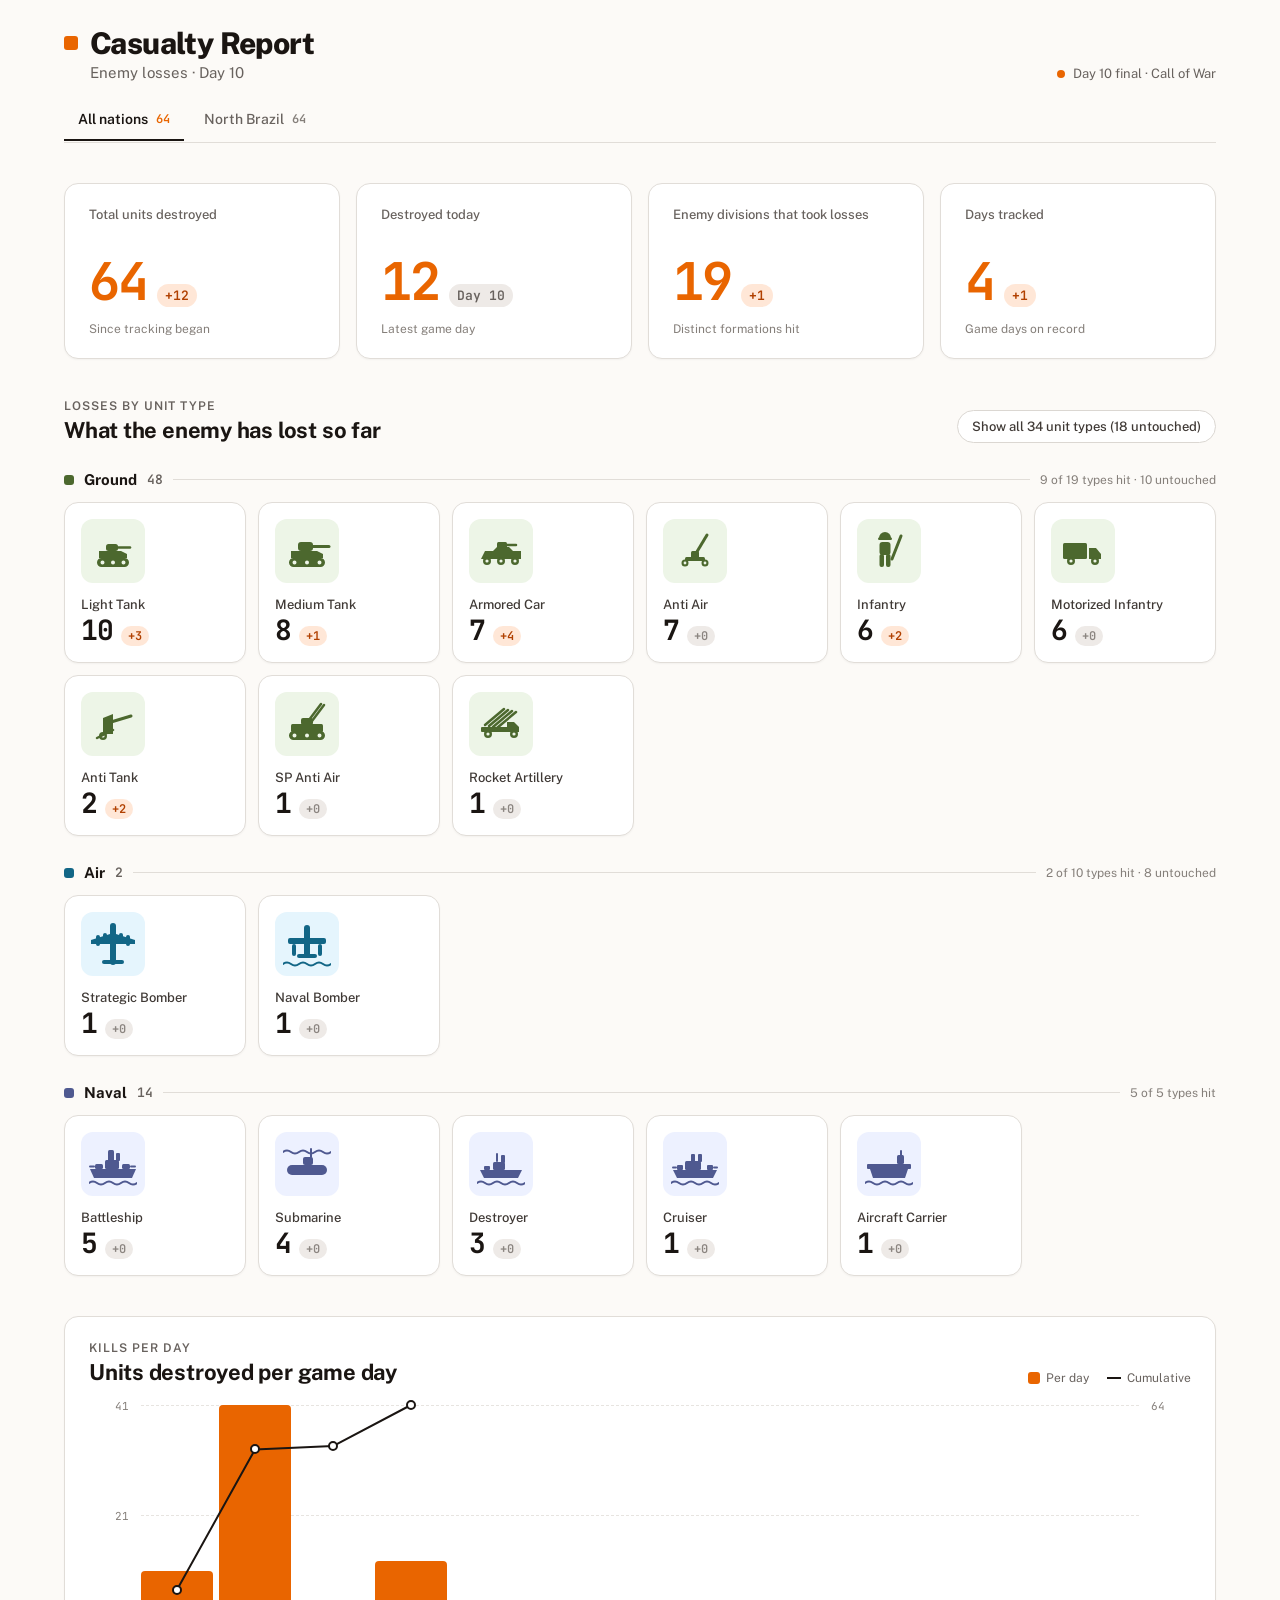
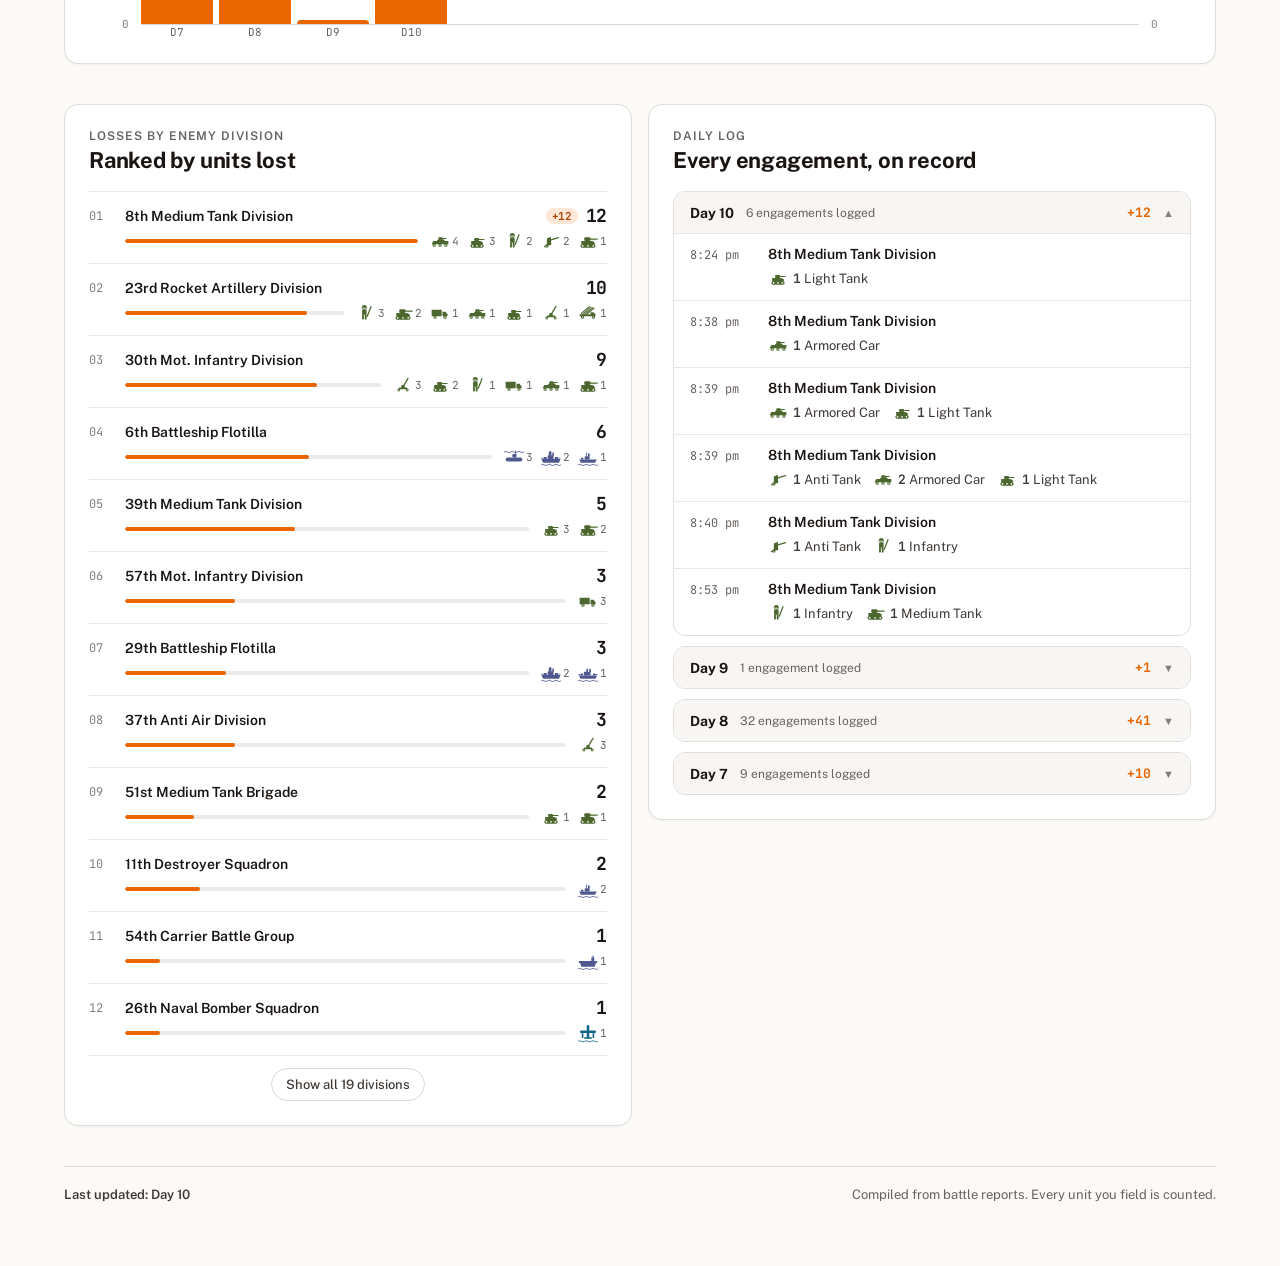
<file: index.html>
<!DOCTYPE html>
<html lang="en">
<head>
<script>
  var SITE_URL = "https://casualties.99helpers.site";
</script>
<meta charset="utf-8">
<meta name="viewport" content="width=device-width, initial-scale=1">
<title>Casualty Report</title>
<meta name="description" content="Enemy losses in our Call of War match, tracked daily: every unit destroyed, by type, by division and by day.">
<meta name="theme-color" content="#fbf9f6">
<meta property="og:type" content="website">
<meta property="og:site_name" content="Casualty Report">
<meta property="og:title" content="Casualty Report">
<meta property="og:description" content="Enemy losses — tracked daily. Every unit destroyed, by type, by division and by day.">
<meta property="og:url" content="./">
<meta property="og:image" content="og-image.png">
<meta property="og:image:width" content="1200">
<meta property="og:image:height" content="630">
<meta property="og:image:alt" content="Casualty Report: enemy losses, tracked daily">
<meta name="twitter:card" content="summary_large_image">
<meta name="twitter:title" content="Casualty Report">
<meta name="twitter:description" content="Enemy losses — tracked daily.">
<meta name="twitter:image" content="og-image.png">
<link rel="icon" href="data:image/svg+xml,%3Csvg xmlns='http://www.w3.org/2000/svg' viewBox='0 0 16 16'%3E%3Crect x='1' y='1' width='14' height='14' rx='3' fill='%23e8590c'/%3E%3C/svg%3E">
<link rel="preconnect" href="https://fonts.googleapis.com">
<link rel="preconnect" href="https://fonts.gstatic.com" crossorigin>
<link href="https://fonts.googleapis.com/css2?family=Public+Sans:wght@400;500;600;700;800&family=JetBrains+Mono:wght@500;600;700&display=swap" rel="stylesheet">
<link rel="stylesheet" href="styles.css">
</head>
<body>
<div class="page">
  <div class="wrap">

    <header class="header">
      <div class="header-top">
        <div class="title-block">
          <div class="title-row">
            <span class="mark"></span>
            <h1>Casualty Report</h1>
          </div>
          <p class="subtitle" id="subtitle">Enemy losses</p>
        </div>
        <div class="status">
          <div class="status-row">
            <span class="status-dot" id="status-dot"></span>
            <span id="status-text">Call of War</span>
          </div>
          <span class="updated" id="updated"></span>
        </div>
      </div>
      <nav class="tabs" id="tabs" aria-label="Nations"></nav>
    </header>

    <section class="hero" id="hero" aria-label="Headline stats"></section>

    <section class="units" aria-labelledby="units-heading">
      <div class="section-head">
        <div class="heading">
          <div class="eyebrow">Losses by unit type</div>
          <h2 id="units-heading">What the enemy has lost so far</h2>
        </div>
        <button class="toggle" id="zero-toggle" type="button" hidden></button>
      </div>
      <div class="units" id="unit-groups"></div>
    </section>

    <section class="card panel" aria-labelledby="chart-heading">
      <div class="section-head">
        <div class="heading">
          <div class="eyebrow">Kills per day</div>
          <h2 id="chart-heading">Units destroyed per game day</h2>
        </div>
        <div class="legend" id="legend"></div>
      </div>
      <div id="chart"></div>
    </section>

    <section class="split">
      <div class="card panel tight" aria-labelledby="div-heading">
        <div class="heading">
          <div class="eyebrow">Losses by enemy division</div>
          <h2 id="div-heading">Ranked by units lost</h2>
        </div>
        <div class="div-list" id="divisions"></div>
      </div>

      <div class="card panel tight" aria-labelledby="log-heading">
        <div class="heading">
          <div class="eyebrow">Daily log</div>
          <h2 id="log-heading">Every engagement, on record</h2>
        </div>
        <div class="log" id="log"></div>
      </div>
    </section>

    <details class="unparsed" id="unparsed" hidden></details>

    <footer class="footer">
      <strong id="footer-day">Last updated</strong>
      <span>Compiled from battle reports. Every unit you field is counted.</span>
    </footer>
  </div>
</div>
<noscript><p style="text-align:center;font-family:sans-serif">Casualty Report needs JavaScript to tally the battle reports.</p></noscript>
<script src="data.js"></script>
<script src="icons.js"></script>
<script src="parse.js"></script>
<script src="app.js"></script>
</body>
</html>
</file>
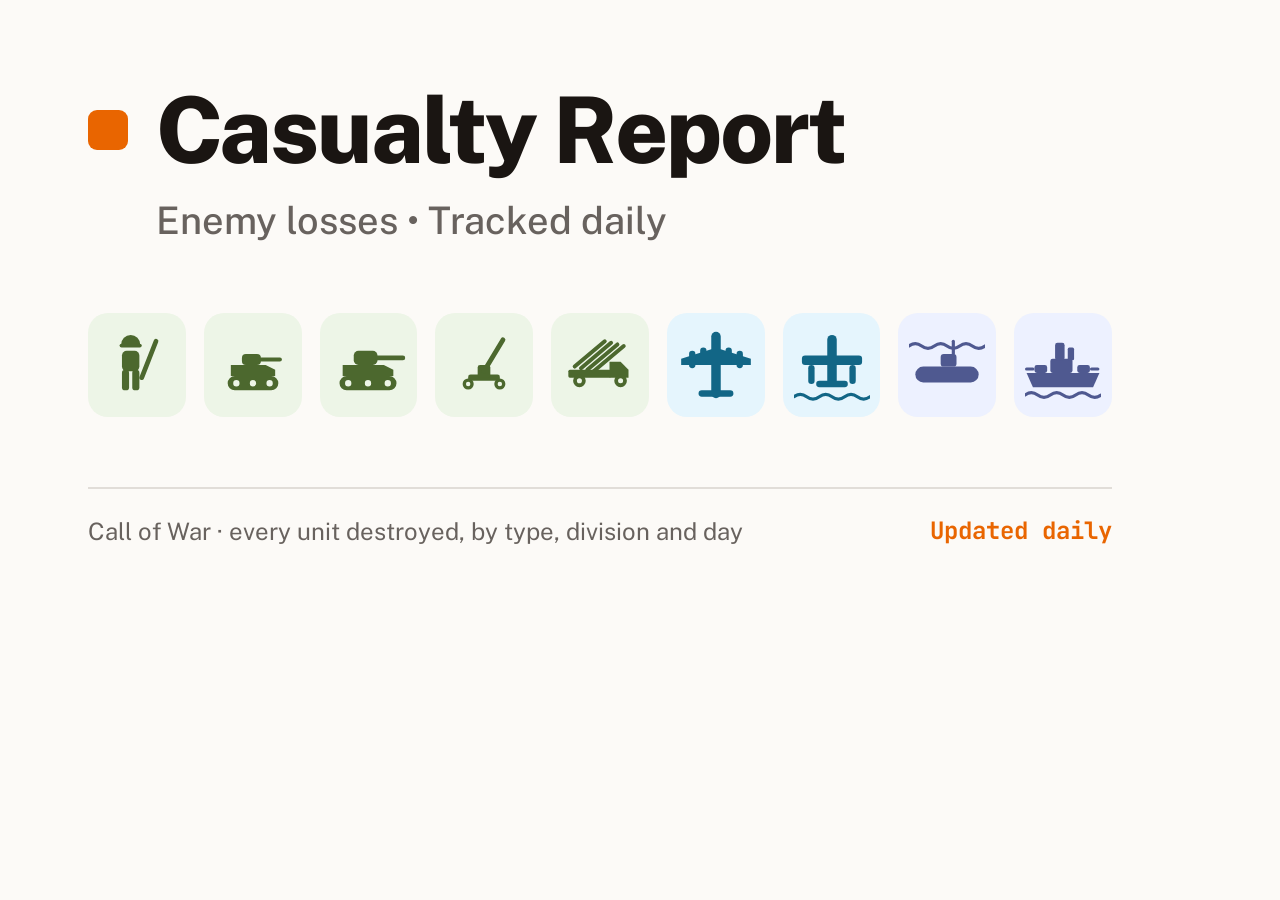
<file: scripts/og-image.html>
<!DOCTYPE html>
<html lang="en">
<head>
<meta charset="utf-8">
<title>og-image template</title>
<link href="https://fonts.googleapis.com/css2?family=Public+Sans:wght@400;500;600;700;800&family=JetBrains+Mono:wght@500;600;700&display=swap" rel="stylesheet">
<link rel="stylesheet" href="../styles.css">
<style>
  /* 1200×630 link-preview image. Render with: node scripts/render-og.js */
  html, body { width: 1200px; height: 630px; overflow: hidden; }
  .og { width: 1200px; height: 630px; padding: 84px 88px; display: flex; flex-direction: column; justify-content: space-between; }
  .og-title { display: flex; align-items: center; gap: 28px; }
  .og-title .mark { width: 40px; height: 40px; border-radius: 9px; }
  .og-title h1 { font-size: 92px; }
  .og-sub { margin: 22px 0 0 68px; font-size: 38px; color: var(--muted); font-weight: 500; }
  .og-icons { display: flex; gap: 18px; }
  .og-icons .well { width: 104px; height: 104px; border-radius: 20px; }
  .og-foot { display: flex; justify-content: space-between; align-items: center; border-top: 2px solid var(--border); padding-top: 26px; font-size: 24px; color: var(--muted); }
  .og-foot b { font-family: var(--mono); color: var(--accent); font-weight: 700; }
</style>
</head>
<body>
<div class="og">
  <div>
    <div class="og-title"><span class="mark"></span><h1>Casualty Report</h1></div>
    <p class="og-sub">Enemy losses • Tracked daily</p>
  </div>
  <div class="og-icons" id="icons"></div>
  <div class="og-foot"><span>Call of War · every unit destroyed, by type, division and day</span><b>Updated daily</b></div>
</div>
<script src="../icons.js"></script>
<script>
  var I = window.CasualtyIcons;
  var pick = ['Infantry', 'Light Tank', 'Medium Tank', 'Anti Air', 'Rocket Artillery', 'Strategic Bomber', 'Naval Bomber', 'Submarine', 'Battleship'];
  document.getElementById('icons').innerHTML = pick.map(function (n) {
    var u = I.UNITS.find(function (x) { return x.name === n; });
    var c = I.CATS[u.cat];
    return '<div class="well" style="background:' + c.soft + '"><img src="' + I.iconUrl(u, c.color) + '" width="76" height="76" alt=""></div>';
  }).join('');
</script>
</body>
</html>
</file>
<file: styles.css>
/* Casualty Report: ported from design/Casualty Report.dc.html */
:root {
  --bg: oklch(0.985 0.004 70);
  --card: #fff;
  --ink: oklch(0.2 0.01 60);
  --ink-2: oklch(0.35 0.01 60);
  --muted: oklch(0.5 0.01 60);
  --muted-2: oklch(0.6 0.01 60);
  --faint: oklch(0.75 0.01 60);
  --border: oklch(0.9 0.008 70);
  --border-2: oklch(0.88 0.008 70);
  --rule: oklch(0.93 0.006 70);
  --accent: oklch(0.66 0.19 50);
  --accent-hover: oklch(0.55 0.19 50);
  --accent-soft: oklch(0.95 0.04 50);
  --accent-chip: oklch(0.52 0.17 50);
  --zero-bg: oklch(0.94 0.006 70);
  --zero-ink: oklch(0.62 0.01 60);
  --shadow: 0 1px 2px rgba(30, 20, 10, 0.04);
  --mono: 'JetBrains Mono', ui-monospace, SFMono-Regular, Menlo, Consolas, monospace;
}

html, body { margin: 0; padding: 0; background: var(--bg); color: var(--ink); font-family: 'Public Sans', 'Helvetica Neue', Helvetica, sans-serif; -webkit-font-smoothing: antialiased; }
* { box-sizing: border-box; }
a { color: var(--accent); text-decoration: none; }
a:hover { color: var(--accent-hover); text-decoration: underline; }
button { font: inherit; cursor: pointer; }
.mono { font-family: var(--mono); }

.page { min-height: 100vh; }
.wrap { max-width: 1200px; margin: 0 auto; padding: 28px 24px 64px; display: flex; flex-direction: column; gap: 40px; }

/* Header */
.header { display: flex; flex-direction: column; gap: 20px; }
.header-top { display: flex; align-items: flex-end; justify-content: space-between; flex-wrap: wrap; gap: 12px; }
.title-block { display: flex; flex-direction: column; gap: 6px; }
.title-row { display: flex; align-items: center; gap: 12px; }
.mark { width: 14px; height: 14px; background: var(--accent); border-radius: 3px; display: inline-block; }
h1 { margin: 0; font-size: 30px; font-weight: 800; letter-spacing: -0.02em; line-height: 1; }
.subtitle { margin: 0; font-size: 15px; color: var(--muted); padding-left: 26px; }
.status { display: flex; flex-direction: column; align-items: flex-end; gap: 4px; }
.status-row { display: flex; align-items: center; gap: 8px; font-size: 13px; color: var(--muted); }
.status-dot { width: 8px; height: 8px; border-radius: 50%; background: var(--accent); display: inline-block; }
.status-dot.live { animation: pulse 2s ease-in-out infinite; }
.updated { font-size: 12px; color: var(--muted-2); }
.updated:empty { display: none; }
@keyframes pulse {
  0%, 100% { box-shadow: 0 0 0 0 oklch(0.66 0.19 50 / 0.45); }
  50% { box-shadow: 0 0 0 5px oklch(0.66 0.19 50 / 0); }
}
@media (prefers-reduced-motion: reduce) { .status-dot.live { animation: none; } }

/* Nation tabs */
.tabs { display: flex; gap: 6px; overflow-x: auto; padding-bottom: 2px; border-bottom: 1px solid var(--border); }
.tab { border: 0; background: transparent; padding: 10px 14px 12px; font-size: 14px; font-weight: 500; color: var(--muted); border-bottom: 2px solid transparent; margin-bottom: -1px; white-space: nowrap; display: flex; align-items: center; gap: 8px; }
.tab:hover { color: var(--ink); }
.tab .tab-count { font-family: var(--mono); font-size: 12px; font-weight: 600; color: var(--muted-2); }
.tab.active { font-weight: 600; color: var(--ink); border-bottom-color: var(--ink); }
.tab.active .tab-count { color: var(--accent); }

/* Chips */
.chip { font-family: var(--mono); font-size: 13px; font-weight: 600; padding: 3px 8px; border-radius: 999px; background: var(--accent-soft); color: var(--accent-chip); white-space: nowrap; }
.chip.neutral { background: var(--zero-bg); color: var(--muted); }
.chip.zero { background: var(--zero-bg); color: var(--zero-ink); }
.chip.sm { font-size: 12px; padding: 2px 7px; }
.chip.xs { font-size: 11px; padding: 1px 6px; }

/* Hero tiles */
.hero { display: grid; grid-template-columns: repeat(auto-fit, minmax(200px, 1fr)); gap: 16px; }
.card { background: var(--card); border: 1px solid var(--border); border-radius: 14px; box-shadow: var(--shadow); }
.tile { padding: 22px 24px; display: flex; flex-direction: column; gap: 14px; }
.tile-label { font-size: 13px; font-weight: 500; color: var(--muted); min-height: 36px; line-height: 1.4; }
.tile-value-row { display: flex; align-items: baseline; gap: 10px; flex-wrap: wrap; }
.tile-value { font-family: var(--mono); font-size: 52px; font-weight: 700; line-height: 1; letter-spacing: -0.04em; color: var(--accent); font-variant-numeric: tabular-nums; }
.tile-note { font-size: 12px; color: var(--muted-2); }

/* Section headings */
.section-head { display: flex; align-items: flex-end; justify-content: space-between; flex-wrap: wrap; gap: 12px; }
.heading { display: flex; flex-direction: column; gap: 4px; }
.eyebrow { font-size: 12px; font-weight: 600; letter-spacing: 0.08em; text-transform: uppercase; color: var(--muted); }
h2 { margin: 0; font-size: 22px; font-weight: 700; letter-spacing: -0.01em; }

/* Unit cards */
.units { display: flex; flex-direction: column; gap: 28px; }
.toggle { border: 1px solid var(--border-2); background: #fff; border-radius: 999px; padding: 8px 14px; font-size: 13px; font-weight: 500; color: var(--ink-2); display: flex; align-items: center; gap: 8px; }
.toggle:hover { border-color: oklch(0.7 0.01 60); }
.group { display: flex; flex-direction: column; gap: 14px; }
.group-head { display: flex; align-items: center; gap: 10px; }
.group-swatch { width: 10px; height: 10px; border-radius: 3px; display: inline-block; flex: none; }
.group-label { font-size: 15px; font-weight: 700; }
.group-total { font-family: var(--mono); font-size: 13px; font-weight: 600; color: var(--muted); }
.group-rule { flex: 1; height: 1px; background: var(--border); min-width: 12px; }
.group-meta { font-size: 12px; color: var(--muted-2); text-align: right; }
.unit-grid { display: grid; grid-template-columns: repeat(auto-fill, minmax(156px, 1fr)); gap: 12px; }
.unit { padding: 16px; display: flex; flex-direction: column; gap: 14px; }
.unit.untouched { background: transparent; border: 1px dashed var(--border-2); border-radius: 14px; box-shadow: none; }
.well { width: 64px; height: 64px; border-radius: 12px; display: flex; align-items: center; justify-content: center; }
.untouched .well { background: oklch(0.955 0.005 70); }
.unit-body { display: flex; flex-direction: column; gap: 4px; }
.unit-name { font-size: 13px; font-weight: 500; color: var(--ink-2); }
.untouched .unit-name { color: oklch(0.55 0.01 60); }
.unit-count-row { display: flex; align-items: baseline; gap: 8px; }
.unit-count { font-family: var(--mono); font-size: 28px; font-weight: 700; line-height: 1; letter-spacing: -0.03em; font-variant-numeric: tabular-nums; }
.untouched .unit-count { color: var(--faint); }
.icon { display: block; }
.empty-note { font-size: 14px; color: var(--muted); }

/* Chart */
.panel { padding: 24px; display: flex; flex-direction: column; gap: 20px; }
.legend { display: flex; gap: 18px; font-size: 12px; color: var(--muted); flex-wrap: wrap; }
.legend span { display: flex; align-items: center; gap: 6px; }
.legend-bar { width: 12px; height: 12px; border-radius: 3px; background: var(--accent); display: inline-block; }
.legend-line { width: 14px; height: 2px; background: var(--ink); display: inline-block; }
.legend-live { width: 12px; height: 12px; border-radius: 3px; display: inline-block; }
.chart-grid { display: grid; grid-template-columns: 40px minmax(0, 1fr) 40px; gap: 12px; }
.axis { position: relative; height: 220px; font-family: var(--mono); font-size: 11px; color: var(--muted-2); }
.axis span { position: absolute; }
.axis.left span { right: 0; }
.axis.right span { left: 0; }
.axis .top { top: -6px; }
.axis .mid { top: 50%; margin-top: -6px; }
.axis .bottom { bottom: -6px; }
.plot { position: relative; height: 220px; border-bottom: 1px solid var(--border-2); }
.gridline { position: absolute; left: 0; right: 0; border-top: 1px dashed oklch(0.92 0.006 70); }
.bars { position: absolute; inset: 0; display: flex; align-items: flex-end; gap: 6px; }
.bar-track { flex: 1 1 0; height: 100%; display: flex; align-items: flex-end; min-width: 0; }
.bar { width: 100%; border-radius: 4px 4px 0 0; background: var(--accent); min-height: 2px; }
.live-fill, .bar.live { background: repeating-linear-gradient(135deg, var(--accent) 0 4px, oklch(0.8 0.12 50) 4px 8px); }
.plot svg { position: absolute; inset: 0; width: 100%; height: 100%; overflow: visible; pointer-events: none; }
.dot { position: absolute; width: 10px; height: 10px; border-radius: 50%; background: #fff; border: 2px solid var(--ink); transform: translate(-50%, 50%); pointer-events: none; }
.x-labels { display: flex; gap: 6px; min-width: 0; }
.x-label { flex: 1 1 0; min-width: 0; text-align: center; font-family: var(--mono); font-size: 11px; color: var(--muted); white-space: nowrap; overflow: visible; }

/* Divisions + log */
.split { display: grid; grid-template-columns: repeat(auto-fit, minmax(min(360px, 100%), 1fr)); gap: 16px; align-items: start; }
.panel.tight { gap: 18px; }
.div-list { display: flex; flex-direction: column; }
.div-row { display: grid; grid-template-columns: 24px 1fr auto; gap: 4px 12px; padding: 12px 0; border-top: 1px solid var(--rule); align-items: center; }
.div-rank { font-family: var(--mono); font-size: 12px; color: var(--muted-2); }
.div-name { font-size: 14px; font-weight: 600; }
.div-total { font-family: var(--mono); font-size: 18px; font-weight: 700; letter-spacing: -0.02em; font-variant-numeric: tabular-nums; text-align: right; display: flex; align-items: center; justify-content: flex-end; gap: 8px; }
.div-bar { height: 4px; border-radius: 2px; background: var(--zero-bg); overflow: hidden; }
.div-bar > div { height: 100%; border-radius: 2px; background: var(--accent); }
.div-units { display: flex; gap: 8px; justify-content: flex-end; flex-wrap: wrap; }
.div-unit { display: flex; align-items: center; gap: 2px; font-family: var(--mono); font-size: 11px; color: var(--muted); }
.div-more { padding-top: 12px; border-top: 1px solid var(--rule); display: flex; justify-content: center; }
.nation-tag { font-weight: 400; color: var(--muted); }

.log { display: flex; flex-direction: column; gap: 10px; }
.log-day { border: 1px solid var(--border); border-radius: 12px; overflow: hidden; }
.log-head { width: 100%; border: 0; background: oklch(0.975 0.004 70); padding: 12px 16px; display: flex; align-items: center; gap: 12px; text-align: left; color: inherit; }
.log-head:hover { background: oklch(0.96 0.006 70); }
.log-day-label { font-size: 14px; font-weight: 700; white-space: nowrap; }
.log-meta { font-size: 12px; color: var(--muted); }
.log-spacer { flex: 1; }
.log-total { font-family: var(--mono); font-size: 13px; font-weight: 700; color: var(--accent); }
.log-chevron { font-size: 11px; color: var(--muted-2); }
.log-events { display: flex; flex-direction: column; }
.log-events[hidden] { display: none; }
.event { display: grid; grid-template-columns: 64px 1fr; gap: 4px 14px; padding: 12px 16px; border-top: 1px solid var(--rule); align-items: baseline; }
.event-time { font-family: var(--mono); font-size: 12px; color: var(--muted); white-space: nowrap; }
.event-body { display: flex; flex-direction: column; gap: 6px; min-width: 0; }
.event-div { font-size: 14px; font-weight: 600; }
.event-div .nick { font-weight: 400; color: var(--muted); }
.event-units { display: flex; gap: 12px; flex-wrap: wrap; align-items: center; }
.event-unit { display: flex; align-items: center; gap: 5px; font-size: 13px; color: var(--ink-2); }
.event-unit b { font-family: var(--mono); font-weight: 600; }
.event-where { font-size: 13px; color: var(--muted); }

/* Unparsed lines (added beyond the design) */
.unparsed { border: 1px dashed var(--border-2); border-radius: 12px; padding: 12px 16px; font-size: 12px; color: var(--muted); }
.unparsed summary { cursor: pointer; font-weight: 600; }
.unparsed ul { margin: 8px 0 0; padding: 0; list-style: none; display: flex; flex-direction: column; gap: 4px; }
.unparsed li { font-family: var(--mono); font-size: 11px; overflow-wrap: anywhere; }
.unparsed li span { color: var(--muted-2); margin-right: 8px; }

/* Footer */
.footer { display: flex; justify-content: space-between; align-items: center; flex-wrap: wrap; gap: 8px; padding-top: 20px; border-top: 1px solid var(--border); font-size: 13px; color: var(--muted); }
.footer strong { font-weight: 600; color: var(--ink-2); }

@media (max-width: 600px) {
  .status { align-items: flex-start; }
  .event { grid-template-columns: 58px 1fr; gap: 4px 10px; }
}

@media (max-width: 480px) {
  /* Phone: division unit icons move under the bar so the name keeps its width. */
  .div-units { grid-column: 2 / -1; justify-content: flex-start; }
}
</file>
